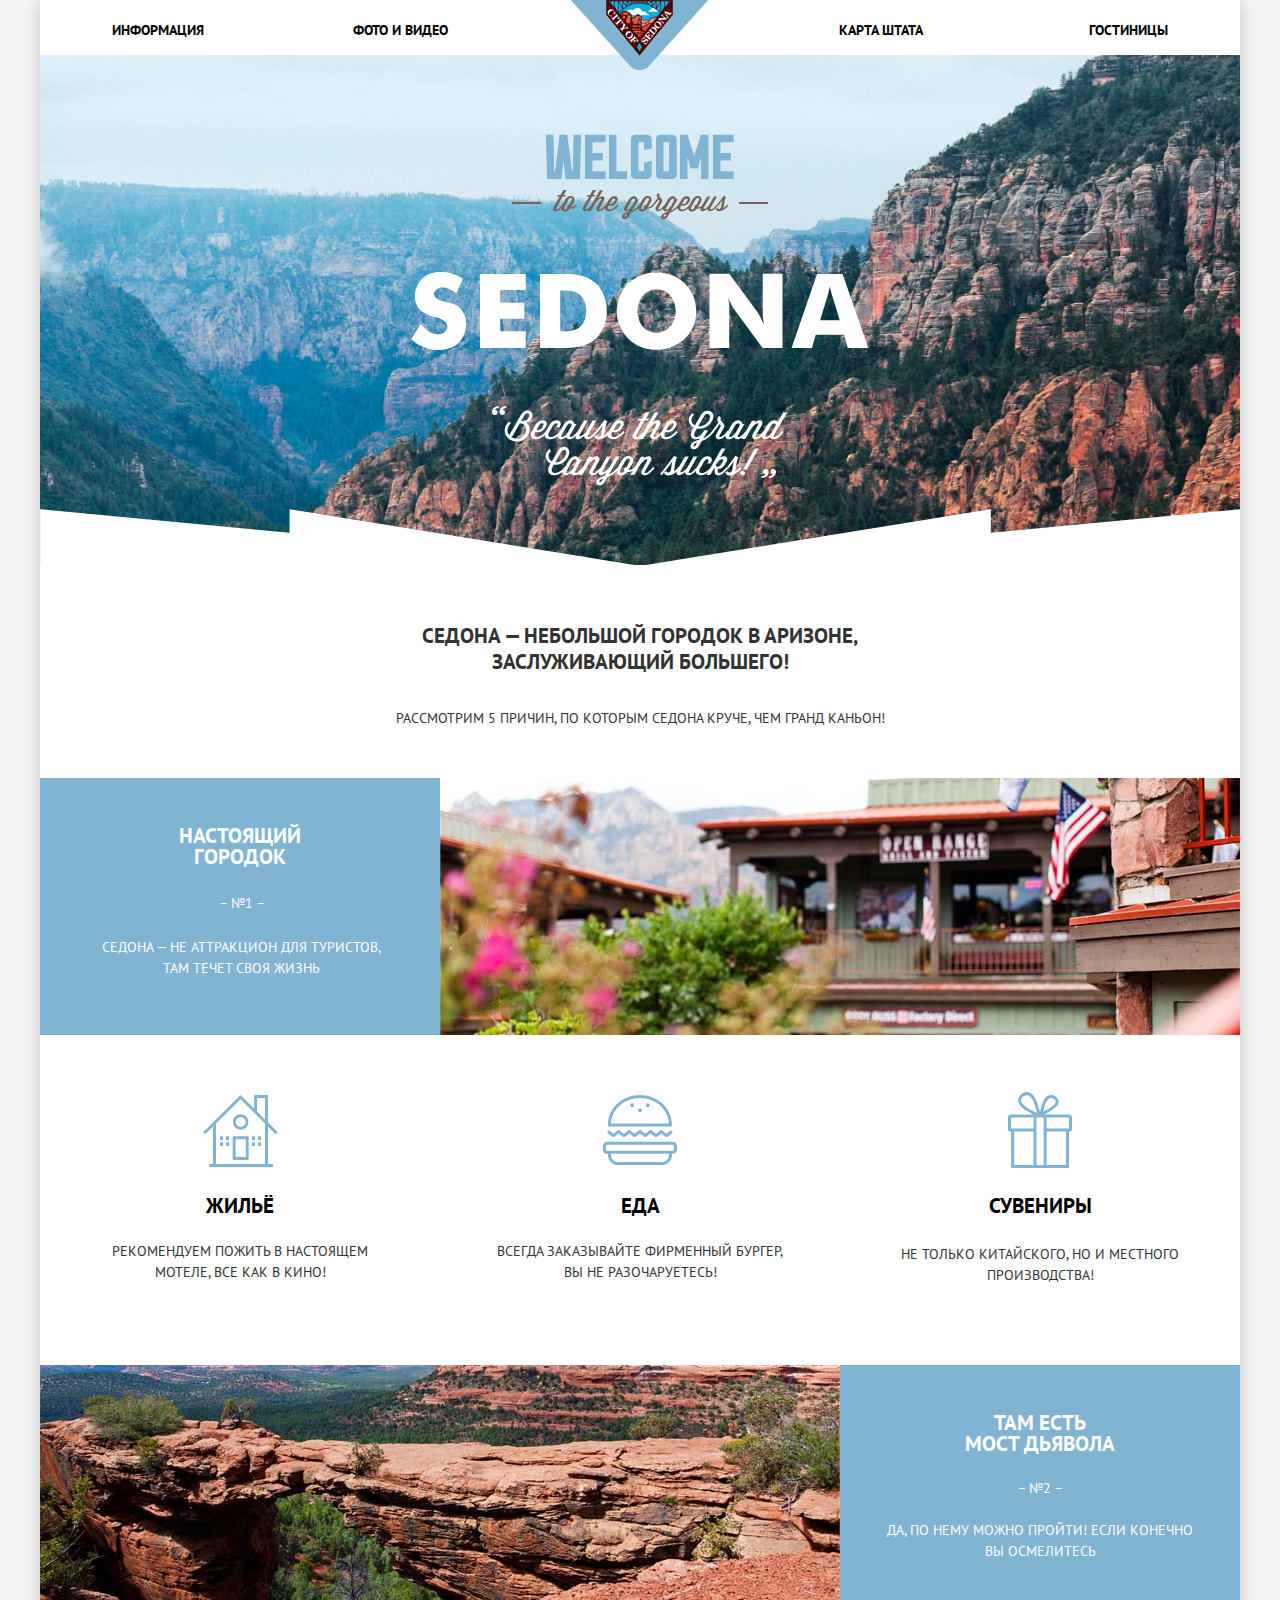
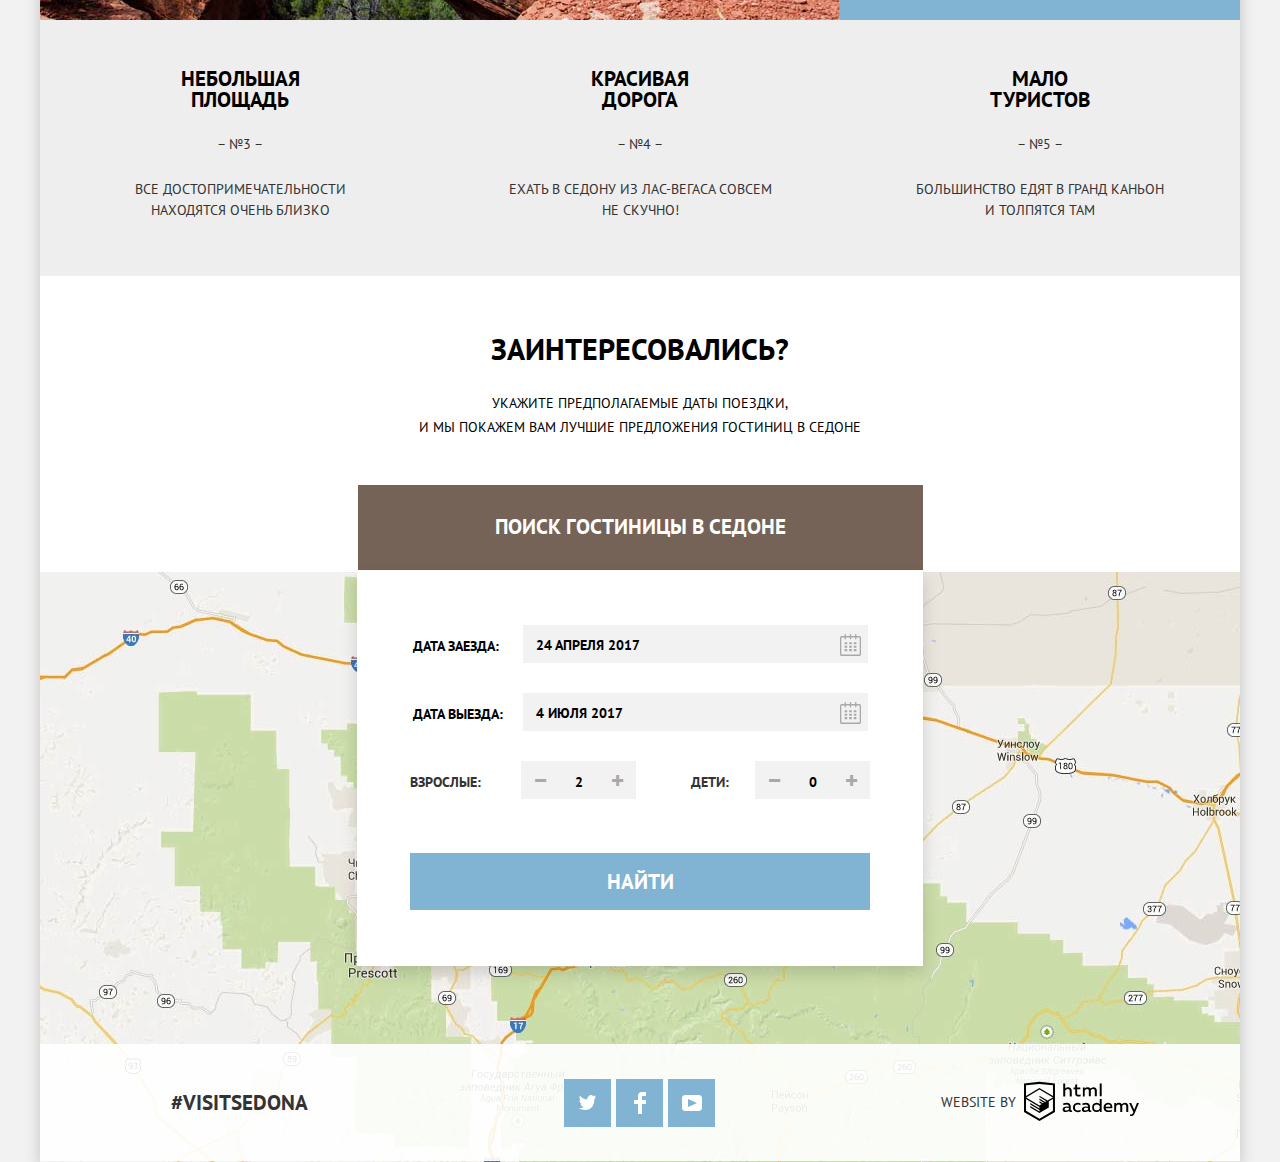
<file: index.html>
<!DOCTYPE html>
<html lang="ru">

<head>
  <title>SEDONA</title>
  <link rel="stylesheet" href="css/style.css">
  <link rel="stylesheet" type="text/css" href="css/normalize.css" />
  <link href="https://fonts.googleapis.com/css?family=PT+Sans:400,700&amp;subset=cyrillic,cyrillic-ext" rel="stylesheet">
  <meta charset="utf-8">
</head>

<body>
  <div class="container">
    <header class="main-header">
      <a class="main-header-logo">
        <img src="img/header-logo.png" alt="лого навигации" width="138" height="70">
      </a>
      <ul class="site-navigation">
        <li><a href="info.html">информация</a></li>
        <li><a href="photo-and-video.html">фото и видео</a></li>
        <li><a href="map.html">карта штата</a></li>
        <li><a href="catalog.html">гостиницы</a></li>
      </ul>
    </header>
    <main class="main">
      <h1 class="visually-hidden">Седона</h1>
      <div class="main-promo">
        <img src="img/welcome-to-sedona.png" alt="welcome to the gorgeous sedona because the grand canyon sucks!" width="458" height="352">
      </div>
      <div class="reasons">
        <b>Седона — небольшой городок в Аризоне, заслуживающий большего!</b>
        <p>Рассмотрим 5 причин, по которым седона круче, чем гранд каньон!</p>
      </div>
      <section class="five-reason">
        <div class="reason-with-picture sedona">
          <div class="sedona-real-city">
            <h2>настоящий городок</h2>
            <p>– №1 –</p>
            <p>седона — не аттракцион для туристов, там течет своя жизнь</p>
          </div>
          <figure class="sedona-picture">
            <img src="img/sedona-city.jpg" alt="Город Седона" width="800" height="401">
          </figure>
        </div>
        <div class="advice">
          <div class="housing">
            <h2>жильё</h2>
            <p>рекомендуем пожить в настоящем мотеле, все как в кино!</p>
          </div>
          <div class="food">
            <h2>еда</h2>
            <p>всегда заказывайте фирменный бургер, вы не разочаруетесь!</p>
          </div>
          <div class="souvenir">
            <h2>сувениры</h2>
            <p>не только китайского, но и местного производства!</p>
          </div>
        </div>
        <div class="reason-with-picture devil">
          <figure class="devil-bridge-picture">
            <img src="img/bridge.jpg" alt="мост дьявола" width="800" height="400">
          </figure>
          <div class="devil-bridge">
            <h2>там есть <br> мост дьявола</h2>
            <p>– №2 –</p>
            <p>Да, по нему можно пройти! Если конечно вы осмелитесь</p>
          </div>
        </div>
        <div class="landmark">
          <div class="area">
            <h2>небольшая площадь</h2>
            <p>– №3 –</p>
            <p>все достопримечательности находятся очень близко</p>
          </div>
          <div class="road">
            <h2>красивая дорога</h2>
            <p>– №4 –</p>
            <p>ехать в седону из лас-вегаса совсем не скучно!</p>
          </div>
          <div class="tourist">
            <h2>мало туристов</h2>
            <p>– №5 –</p>
            <p>большинство едят в гранд каньон и толпятся там</p>
          </div>
        </div>
      </section>
      <section class="interested">
        <h2>Заинтересовались?</h2>
        <p>Укажите предполагаемые даты поездки,
          <br> и мы покажем вам лучшие предложения гостиниц в седоне</p>
        <a class="button link-search" href="#">Поиск гостиницы в седоне</a>
        <form class="appointment-form" action="https://echo.htmlacademy.ru" method="post">
          <p class="appointment-item date">
            <label for="appointment-arrival">Дата заезда:</label>
            <input id="appointment-arrival" type="text" name="date-arrival" value="" placeholder="24 АПРЕЛЯ 2017">
            <span class="calendar-icon">
              <svg xmlns="http://www.w3.org/2000/svg" width="21" height="22" viewBox="0 0 21 22">
                <path d="M19.251 2.025h-2.845V.648c0-.381-.294-.689-.656-.689-.363 0-.656.308-.656.689v1.377h-3.938V.648c0-.381-.294-.689-.655-.689-.363 0-.657.308-.657.689v1.377H5.906V.648c0-.381-.294-.689-.656-.689-.363 0-.657.308-.657.689v1.377H1.75C.784 2.025 0 2.847 0 3.862v16.302C0 21.179.784 22 1.75 22h17.501c.966 0 1.749-.821 1.749-1.836V3.862c0-1.015-.783-1.837-1.749-1.837zm.437 18.139a.448.448 0 0 1-.437.459H1.75a.45.45 0 0 1-.438-.459V3.862a.45.45 0 0 1 .438-.459h2.844v1.378c0 .381.294.689.657.689.362 0 .656-.308.656-.689V3.403h3.938v1.378c0 .381.294.689.657.689.361 0 .655-.308.655-.689V3.403h3.938v1.378c0 .381.293.689.656.689.362 0 .656-.308.656-.689V3.403h2.845c.241 0 .437.206.437.459v16.302z"></path>
                <path d="M4.594 8.225h2.625v2.066H4.594zM4.594 11.668h2.625v2.067H4.594zM4.594 15.112h2.625v2.066H4.594zM9.188 15.112h2.625v2.066H9.188zM9.188 11.668h2.625v2.067H9.188zM9.188 8.225h2.625v2.066H9.188zM13.781 15.112h2.625v2.066h-2.625zM13.781 11.668h2.625v2.067h-2.625zM13.781 8.225h2.625v2.066h-2.625z"></path>
              </svg>
            </span>
          </p>
          <p class="appointment-item date">
            <label for="appointment-departure">Дата выезда:</label>
            <input id="appointment-departure" type="text" name="date-departure" value="" placeholder="4 ИЮЛЯ 2017">
            <span class="calendar-icon">
              <svg xmlns="http://www.w3.org/2000/svg" width="21" height="22" viewBox="0 0 21 22">
                <path d="M19.251 2.025h-2.845V.648c0-.381-.294-.689-.656-.689-.363 0-.656.308-.656.689v1.377h-3.938V.648c0-.381-.294-.689-.655-.689-.363 0-.657.308-.657.689v1.377H5.906V.648c0-.381-.294-.689-.656-.689-.363 0-.657.308-.657.689v1.377H1.75C.784 2.025 0 2.847 0 3.862v16.302C0 21.179.784 22 1.75 22h17.501c.966 0 1.749-.821 1.749-1.836V3.862c0-1.015-.783-1.837-1.749-1.837zm.437 18.139a.448.448 0 0 1-.437.459H1.75a.45.45 0 0 1-.438-.459V3.862a.45.45 0 0 1 .438-.459h2.844v1.378c0 .381.294.689.657.689.362 0 .656-.308.656-.689V3.403h3.938v1.378c0 .381.294.689.657.689.361 0 .655-.308.655-.689V3.403h3.938v1.378c0 .381.293.689.656.689.362 0 .656-.308.656-.689V3.403h2.845c.241 0 .437.206.437.459v16.302z"></path>
                <path d="M4.594 8.225h2.625v2.066H4.594zM4.594 11.668h2.625v2.067H4.594zM4.594 15.112h2.625v2.066H4.594zM9.188 15.112h2.625v2.066H9.188zM9.188 11.668h2.625v2.067H9.188zM9.188 8.225h2.625v2.066H9.188zM13.781 15.112h2.625v2.066h-2.625zM13.781 11.668h2.625v2.067h-2.625zM13.781 8.225h2.625v2.066h-2.625z"></path>
              </svg>
            </span>
          </p>
          <div class="number">
            <div class="appointment-item adults">
              <label for="appointment-adults">Взрослые:</label>
              <div class="button-wrapper">
                <button class="button plus-minus" aria-label="минус" type="button">
                  <span class="minus">−</span>
                </button>
                <input id="appointment-adults" class="input-wrapper" type="text" name="adults" value="" placeholder="2">
                <button class="button plus-minus" aria-label="плюс" type="button">
                  <span class="plus">+</span>
                </button>
              </div>
            </div>
            <div class="appointment-item children">
              <label for="appointment-children">Дети:</label>
              <div class="button-wrapper">
                <button class="button plus-minus" aria-label="минус" type="button">
                  <span class="minus">−</span>
                </button>
                <input id="appointment-children" class="input-wrapper" type="text" name="children" value="" placeholder="0">
                <button class="button plus-minus" aria-label="плюс" type="button">
                  <span class="plus">+</span>
                </button>
              </div>
            </div>
          </div>
          <button class="button search" type="submit">Найти</button>
        </form>
      </section>
      <section class="map">
        <!-- здесь будет карта -->
      </section>
    </main>
    <footer class="main-footer">
      <p class="hashtag">#VISITSEDONA</p>
      <ul class="social list-reset">
        <li>
          <a class="social-button" href="#">
            <span class="visually-hidden">Твиттер</span>
            <svg xmlns="http://www.w3.org/2000/svg" xmlns:xlink="http://www.w3.org/1999/xlink" fill="#FFF"  width="17" height="15" viewBox="0 0 17 15">
              <path  d="M10.95.144c1.685-.496 2.984.27 3.577 1.179.673-.231 1.331-.481 2.011-.708a2.345 2.345 0 0 1-.857 1.768c.685.17 1.304-.491 1.304-.491-.169 1-1.006 1.788-1.563 2.024-.231 6.75-3.175 11.217-10.077 11.082h-.446c-.41 0-4.164-.46-4.898-1.887 2.271.196 3.893-.422 4.693-1.177-.96-.3-2.679-.477-2.979-2.95.349.106.564.228 1.19.119C1.705 8.247.374 7.53.448 5.33c.285.328 1.067.536 1.34.472C1.085 5.561-.182 2.442.894.85c1.818 1.854 3.735 3.606 7.152 3.773C8.254 2.33 9.183.793 10.95.144z"></path>
            </svg>
          </a>
        </li>
        <li>
          <a class="social-button" href="#">
            <span class="visually-hidden">Фейсбук</span>
            <svg xmlns="http://www.w3.org/2000/svg" fill="#FFF" width="12" height="22" viewBox="0 0 12 22">
              <path d="M12 4V0H8a4 4 0 0 0-4 4v4H0v4h4v10h4V12h4V8H8V4h4z"></path>
            </svg>
          </a>
        </li>
        <li>
          <a class="social-button" href="#">
            <span class="visually-hidden">Ютуб</span>
            <svg xmlns="http://www.w3.org/2000/svg" xmlns:xlink="http://www.w3.org/1999/xlink" fill="#FFF" width="20" height="16" viewBox="0 0 20 16">
              <path  d="M17 0H3C1.35 0 0 1.35 0 3v10c0 1.65 1.35 3 3 3h14c1.65 0 3-1.35 3-3V3c0-1.65-1.35-3-3-3zM6.027 11.998V4.002L15.014 8l-8.987 3.998z"></path>
            </svg>
          </a>
        </li>
      </ul>
      <p class="footer-copyright">
        <span class="website">website by</span>
        <a class="button" href="https://htmlacademy.ru/intensive/htmlcss">
         <span class="visually-hidden"> HTML academy</span>
         <svg id="Layer_1" data-name="Layer 1" xmlns="http://www.w3.org/2000/svg" viewBox="0 0 108.08 36.85" width="115" height="41">
           <path d="M44.61,26.88a2,2,0,0,0,.55-0.1v1.33a3.25,3.25,0,0,1-1.18.21,1.67,1.67,0,0,1-1.67-1,4.84,4.84,0,0,1-3.14,1.08c-1.51,0-2.91-.83-2.91-2.55,0-2.13,2-2.79,3.71-2.79a11.08,11.08,0,0,1,2.17.25v-0.3c0-1-.76-1.77-2.19-1.77a7.42,7.42,0,0,0-3,.64v-1.7a10.21,10.21,0,0,1,3.19-.55c2.36,0,3.81,1.12,3.81,3.65v3a0.54,0.54,0,0,0,.49.59h0.17Zm-6.44-1.13A1.35,1.35,0,0,0,39.63,27h0.11a3.39,3.39,0,0,0,2.41-1V24.58a9.72,9.72,0,0,0-1.81-.21c-1,0-2.16.33-2.16,1.38h0Zm12.36-6.11a5,5,0,0,1,2.57.64V22a4.08,4.08,0,0,0-2.3-.7,2.75,2.75,0,1,0,0,5.49,5,5,0,0,0,2.43-.64v1.71a6.27,6.27,0,0,1-2.76.57A4.21,4.21,0,0,1,46,24.51q0-.21,0-0.41a4.32,4.32,0,0,1,4.18-4.46h0.38Zm12.17,7.24a2,2,0,0,0,.55-0.1v1.33a3.25,3.25,0,0,1-1.18.21,1.67,1.67,0,0,1-1.67-1,4.84,4.84,0,0,1-3.14,1.08c-1.51,0-2.91-.83-2.91-2.55,0-2.13,2-2.79,3.71-2.79a11.08,11.08,0,0,1,2.17.25v-0.3c0-1-.76-1.77-2.19-1.77a7.42,7.42,0,0,0-3,.64v-1.7a10.21,10.21,0,0,1,3.19-.55c2.36,0,3.81,1.12,3.81,3.65v3a0.54,0.54,0,0,0,.49.59h0.17Zm-6.44-1.13A1.35,1.35,0,0,0,57.73,27h0.11a3.39,3.39,0,0,0,2.41-1V24.58a9.72,9.72,0,0,0-1.81-.21c-1.06,0-2.16.33-2.16,1.38h0ZM73,16V28.2H71.35V26.88a3.88,3.88,0,0,1-3.19,1.54,4.4,4.4,0,0,1,0-8.78,3.81,3.81,0,0,1,3,1.3V16H73Zm-4.53,5.22a2.76,2.76,0,1,0,0,5.52A2.86,2.86,0,0,0,71.15,25V23A2.91,2.91,0,0,0,68.49,21.27ZM79,19.64c3.31,0,4.46,2.68,3.92,5.09H76.7c0.21,1.5,1.67,2.11,3.19,2.11a6.11,6.11,0,0,0,2.64-.59v1.6a7.14,7.14,0,0,1-3,.57C77,28.42,74.78,27,74.78,24a4.18,4.18,0,0,1,4-4.39H79Zm0.09,1.54a2.28,2.28,0,0,0-2.44,2.1v0.06H81.3A2,2,0,0,0,79.13,21.18Zm5.73,7V19.87h1.65v1a3.81,3.81,0,0,1,2.78-1.27A2.86,2.86,0,0,1,91.89,21a4.12,4.12,0,0,1,2.91-1.33A3.06,3.06,0,0,1,98,23V28.2h-1.9V23.05a1.59,1.59,0,0,0-1.42-1.75H94.42a2.8,2.8,0,0,0-2.07,1.12V28.2h-1.9V23.05A1.59,1.59,0,0,0,89,21.31H88.8a3,3,0,0,0-2.21,1.29v5.63H84.86Zm21.31-8.33h1.9l-3.91,9.46c-0.9,2.17-2.09,2.86-3.35,2.86a4.76,4.76,0,0,1-1.1-.14V30.46a2.86,2.86,0,0,0,.85.12c0.9,0,1.58-.64,2.07-1.9l0.17-.42-4-8.4h2l2.86,6.29ZM38.73,1.46V6.22a3.81,3.81,0,0,1,2.7-1.14,3.25,3.25,0,0,1,3.44,3.4v5.15H43V8.72a1.81,1.81,0,0,0-1.61-2h-0.3a2.93,2.93,0,0,0-2.32,1.39v5.52h-1.9V1.46h1.9ZM49.94,2.31v3h3V6.91h-3v3.81c0,1.1.5,1.46,1.58,1.46a4.49,4.49,0,0,0,1.69-.33v1.6A6.8,6.8,0,0,1,51,13.8a2.55,2.55,0,0,1-2.86-2.74V6.89H46.58V5.26h1.5V2.74Zm5.4,11.31V5.28H57v1A3.81,3.81,0,0,1,59.77,5a2.86,2.86,0,0,1,2.6,1.33A4.12,4.12,0,0,1,65.28,5,3.06,3.06,0,0,1,68.44,8.4v5.21h-1.9V8.46a1.59,1.59,0,0,0-1.42-1.75H64.89a2.8,2.8,0,0,0-2.07,1.12v5.78h-1.9V8.46A1.59,1.59,0,0,0,59.5,6.71H59.27A3,3,0,0,0,57.06,8v5.63H55.34ZM71.17,1.45H73V13.6H71.17V1.45ZM14.71,0H14.55L0,1.54V28.21l14.55,8.66,14.55-8.66V1.54Zm12.5,27.1L14.55,34.64,1.9,27.12V16.18l12.59,7.5V25L5.86,19.9v1.31l8.68,5.21v1.39L5.87,22.65V24l8.68,5.21,8.75-5.24V18.31L27.2,16V27.12Zm0-12.53-3.48,2-1.6,1L14.51,13v1.31L21,18.23H21l-0.14.09-1,.54-5.37-3.2V17l4.24,2.52-1,.67-3.2-1.9v1.31l2.1,1.24L14.5,22.1,2,14.65,14.51,7.11Zm0-1.32L14.49,5.76,1.91,13.25v-10L14.56,1.92,27.21,3.25v10h0Z" transform="translate(0 -0.02)"></path>
         </svg>
        </a>
      </p>
    </footer>
  </div>
</body>

</html>
</file>
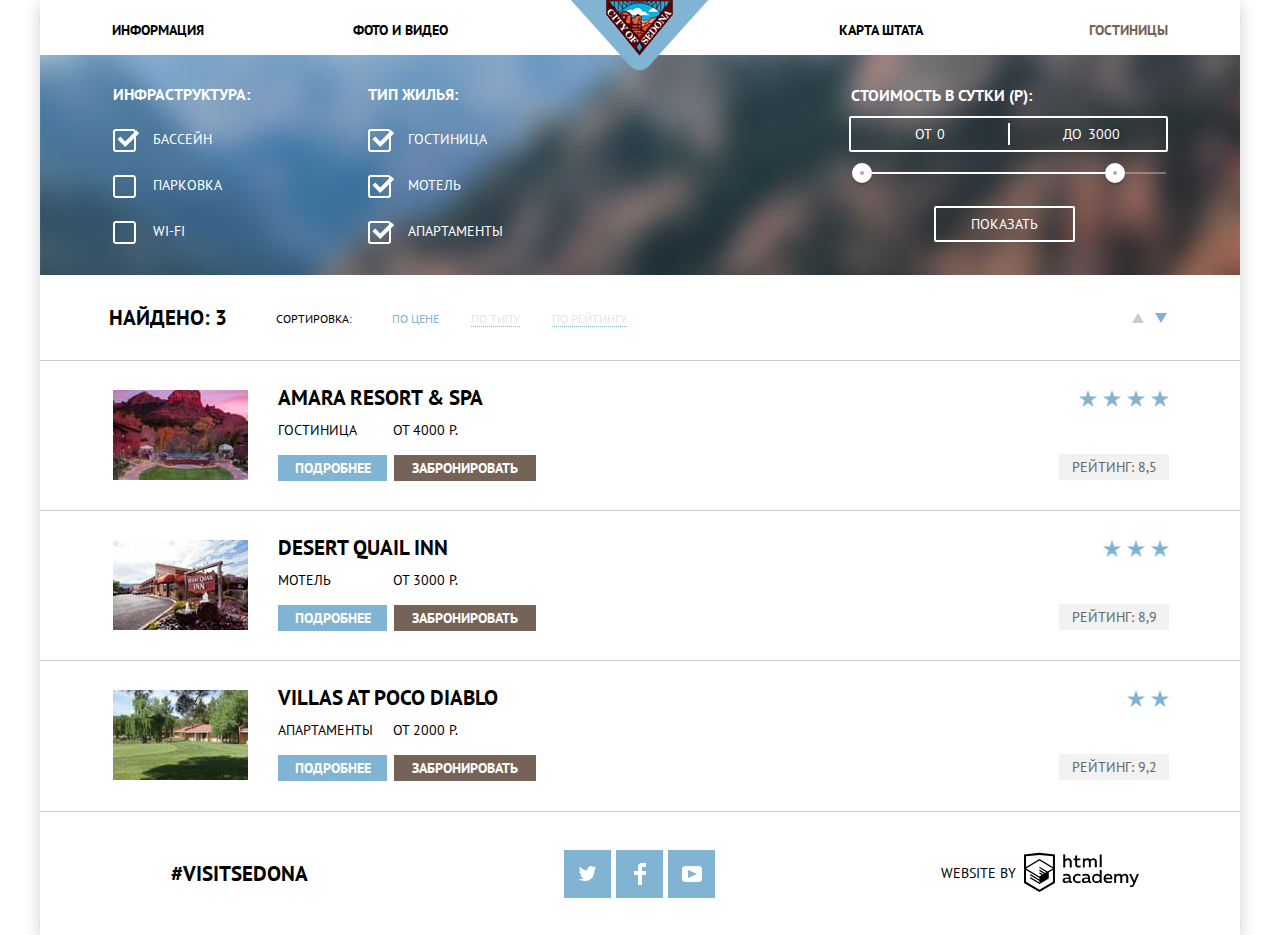
<file: catalog.html>
<!DOCTYPE html>
<html lang="ru">

<head>
  <title>SEDONA</title>
  <link rel="stylesheet" href="css/style.css">
  <link rel="stylesheet" type="text/css" href="css/normalize.css" />
  <link href="https://fonts.googleapis.com/css?family=PT+Sans:400,700&amp;subset=cyrillic,cyrillic-ext" rel="stylesheet">
  <meta charset="utf-8">
</head>

<body class="inner-page">
  <div class="container">
    <header class="main-header">
      <a class="main-header-logo" href="index.html">
        <img src="img/header-logo.png" alt="лого навигации" width="138" height="70">
      </a>
      <ul class="site-navigation">
        <li><a href="info.html">информация</a></li>
        <li><a href="photo_and_video.html">фото и видео</a></li>
        <li><a href="map.html">карта штата</a></li>
        <li class="navigation-current"><a href="hotels.html">гостиницы</a></li>
      </ul>
    </header>
    <main>
      <section class="filters">
        <h2 class="visually-hidden">Фильтр товаров</h2>
        <form class="filter" method="get" action="https://echo.htmlacademy.ru">
          <fieldset class="table">
            <div class="staple-wrapper">
              <div class="staple">Инфраструктура:</div>
              <ul class="list-reset">
                <li class="filter-option">
                  <input class="visually-hidden filter-input filter-input-checkbox" type="checkbox" name="pool" id="pool" checked>
                  <label for="pool">Бассейн</label>
                </li>
                <li class="filter-option">
                  <input class="visually-hidden filter-input filter-input-checkbox" type="checkbox" name="parking" id="parking">
                  <label for="parking">Парковка</label>
                </li>
                <li class="filter-option">
                  <input class="visually-hidden filter-input filter-input-checkbox" type="checkbox" name="wi-fi" id="wi-fi">
                  <label for="wi-fi">Wi-Fi</label>
                </li>
              </ul>
            </div>
          </fieldset>
          <fieldset class="table">
            <div class="type-of-house">
              <div class="staple">Тип жилья:</div>
              <ul class="list-reset option">
                <li class="filter-option">
                  <input class="visually-hidden filter-input filter-input-checkbox" type="checkbox" name="hotel" id="hotel" checked>
                  <label for="hotel">гостиница</label>
                </li>
                <li class="filter-option">
                  <input class="visually-hidden filter-input filter-input-checkbox" type="checkbox" name="motel" id="motel" checked>
                  <label for="motel">мотель</label>
                </li>
                <li class="filter-option">
                  <input class="visually-hidden filter-input filter-input-checkbox" type="checkbox" name="apartment" id="apartment" checked="">
                  <label for="apartment">апартаменты</label>
                </li>
              </ul>
            </div>
          </fieldset>
          <fieldset class="table">
            <div class="filter-range">
              <div class="filter-range-title">Стоимость в сутки (р):</div>
              <div class="price-controls">
                <label class="min-price">от
                  <input type="text" name="min-price" value="0">
                </label>
                <label class="max-price">до
                  <input type="text" name="max-price" value="3000">
                </label>
              </div>
              <div class="range-controls">
                <div class="scale">
                  <div class="bar"></div>
                </div>
                <div class="range-toggle range-toggle-min"></div>
                <div class="range-toggle range-toggle-max"></div>
              </div>
              <button class="button show" type="submit">показать</button>
            </div>
          </fieldset>
        </form>
      </section>
      <section class="sorting">
        <div class="search-hotel">Найдено: 3</div>
        <div class="list">
          <ul class="list-reset sort-type">
            <li class="for-sorting">сортировка:</li>
            <li><a class="for-suction current" href="price.html">по цене</a></li>
            <li><a class="for-suction nocurrent" href="type.html">по типу</a></li>
            <li><a class="for-suction nocurrent" href="rating.html">по рейтингу</a></li>
          </ul>
        </div>
        <div class="triangle">
          <a href="up.html" class="triangle-up"></a> 
          <a href="down.html" class="triangle-down"></a>
        </div>
      </section>
      <section class="catalog">
        <h2 class="visually-hidden">Список гостиниц</h2>
        <ul class="list-reset hotel">
          <li class="catalog-item">
            <figure class="catalog-item-image">
              <img src="img/amara.jpg" alt="гостиница" width="135" height="90">
            </figure>
            <div class="hotel-wrapper">
              <div class="name">
                <h3><a class="hotel-name" href="amara.html">amara resort & spa</a></h3>
              </div>
              <div class="price">
                <b>Гостиница</b>
                <b>от 4000 р.</b>
              </div>
              <div class="button-hotels">
                <a class="button detail" href="detail.html">Подробнее</a>
                <a class="button book" href="book.html">Забронировать</a>
              </div>
            </div>
            <div class="rating-and-star">
              <div class="stars">
                <span class="visually-hidden"> 4 звезды </span>
                <span class="star">
                  <svg xmlns="http://www.w3.org/2000/svg" width="18" height="17" viewBox="0 0 18 17">
                  	<path fill="#81B3D2" d="M9.002 0l2.126 6.494h6.877l-5.564 4.012L14.566 17l-5.564-4.013L3.438 17l2.126-6.494L0 6.494h6.878z"></path>
                  </svg>
                </span>
                <span class="star">
                  <svg xmlns="http://www.w3.org/2000/svg" width="18" height="17" viewBox="0 0 18 17">
                  	<path fill="#81B3D2" d="M9.002 0l2.126 6.494h6.877l-5.564 4.012L14.566 17l-5.564-4.013L3.438 17l2.126-6.494L0 6.494h6.878z"></path>
                  </svg>
                </span>
                <span class="star">
                  <svg xmlns="http://www.w3.org/2000/svg" width="18" height="17" viewBox="0 0 18 17">
                  	<path fill="#81B3D2" d="M9.002 0l2.126 6.494h6.877l-5.564 4.012L14.566 17l-5.564-4.013L3.438 17l2.126-6.494L0 6.494h6.878z"></path>
                  </svg>
                </span>
                <span class="star">
                  <svg xmlns="http://www.w3.org/2000/svg" width="18" height="17" viewBox="0 0 18 17">
                    <path fill="#81B3D2" d="M9.002 0l2.126 6.494h6.877l-5.564 4.012L14.566 17l-5.564-4.013L3.438 17l2.126-6.494L0 6.494h6.878z"></path>
                  </svg>
                </span>
              </div>
              <div class="rating">
                <p>рейтинг: 8,5</p>
              </div>
            </div>
          </li>
          <li class="catalog-item">
            <figure class="catalog-item-image">
              <img src="img/desert.jpg" alt="мотель" width="135" height="90">
            </figure>
            <div class="hotel-wrapper">
              <div class="name">
                <h3><a class="hotel-name" href="desert.html">desert quail inn</a></h3>
              </div>
              <div class="price">
                <b>мотель</b>
                <b>от 3000 р.</b>
              </div>
              <div class="button-hotels">
                <a class="button detail" href="detail.html">Подробнее</a>
                <a class="button book" href="book.html">Забронировать</a>
              </div>
            </div>
            <div class="rating-and-star">
              <div class="stars">
                <span class="visually-hidden"> 3 звезды </span>
                <span class="star">
                  <svg xmlns="http://www.w3.org/2000/svg" width="18" height="17" viewBox="0 0 18 17">
                    <path fill="#81B3D2" d="M9.002 0l2.126 6.494h6.877l-5.564 4.012L14.566 17l-5.564-4.013L3.438 17l2.126-6.494L0 6.494h6.878z"></path>
                  </svg>
                </span>
                <span class="star">
                  <svg xmlns="http://www.w3.org/2000/svg" width="18" height="17" viewBox="0 0 18 17">
                  	<path fill="#81B3D2" d="M9.002 0l2.126 6.494h6.877l-5.564 4.012L14.566 17l-5.564-4.013L3.438 17l2.126-6.494L0 6.494h6.878z"></path>
                  </svg>
                </span>
                <span class="star">
                  <svg xmlns="http://www.w3.org/2000/svg" width="18" height="17" viewBox="0 0 18 17">
                  	<path fill="#81B3D2" d="M9.002 0l2.126 6.494h6.877l-5.564 4.012L14.566 17l-5.564-4.013L3.438 17l2.126-6.494L0 6.494h6.878z"></path>
                  </svg>
                </span>
              </div>
              <div class="rating">
                <p>рейтинг: 8,9</p>
              </div>
            </div>
          </li>
          <li class="catalog-item">
            <figure class="catalog-item-image">
              <img src="img/villas.jpg" alt="апартаменты" width="135" height="90">
            </figure>
            <div class="hotel-wrapper">
              <div class="name">
                <h3><a href="villas.html" class="hotel-name">villas at poco diablo</a></h3>
              </div>
              <div class="price">
                <b>апартаменты</b>
                <b>от 2000 р.</b>
              </div>
              <div class="button-hotels">
                <a class="button detail" href="detail.html">Подробнее</a>
                <a class="button book" href="book.html">Забронировать</a>
              </div>
            </div>
            <div class="rating-and-star">
              <div class="stars">
                <span class="visually-hidden"> 2 звезды </span>
                <span class="star">
                  <svg xmlns="http://www.w3.org/2000/svg" width="18" height="17" viewBox="0 0 18 17">
                  	<path fill="#81B3D2" d="M9.002 0l2.126 6.494h6.877l-5.564 4.012L14.566 17l-5.564-4.013L3.438 17l2.126-6.494L0 6.494h6.878z"></path>
                  </svg>
                </span>
                <span class="star">
                  <svg xmlns="http://www.w3.org/2000/svg" width="18" height="17" viewBox="0 0 18 17">
                    <path fill="#81B3D2" d="M9.002 0l2.126 6.494h6.877l-5.564 4.012L14.566 17l-5.564-4.013L3.438 17l2.126-6.494L0 6.494h6.878z"></path>
                  </svg>
                </span>
              </div>
              <div class="rating">
                <p>рейтинг: 9,2</p>
              </div>
            </div>
          </li>
        </ul>
      </section>
    </main>
    <footer class="main-footer-inner">
      <p class="hashtag">#VISITSEDONA</p>
      <ul class="social list-reset">
        <li>
          <a class="social-button" href="#"><span class="visually-hidden">Твиттер</span>
          	<svg xmlns="http://www.w3.org/2000/svg" xmlns:xlink="http://www.w3.org/1999/xlink" fill="#FFF" width="17" height="15" viewBox="0 0 17 15">
          	  <path d="M10.95.144c1.685-.496 2.984.27 3.577 1.179.673-.231 1.331-.481 2.011-.708a2.345 2.345 0 0 1-.857 1.768c.685.17 1.304-.491 1.304-.491-.169 1-1.006 1.788-1.563 2.024-.231 6.75-3.175 11.217-10.077 11.082h-.446c-.41 0-4.164-.46-4.898-1.887 2.271.196 3.893-.422 4.693-1.177-.96-.3-2.679-.477-2.979-2.95.349.106.564.228 1.19.119C1.705 8.247.374 7.53.448 5.33c.285.328 1.067.536 1.34.472C1.085 5.561-.182 2.442.894.85c1.818 1.854 3.735 3.606 7.152 3.773C8.254 2.33 9.183.793 10.95.144z"></path>
          	</svg>
          </a>
        </li>
        <li>
          <a class="social-button" href="#"><span class="visually-hidden">Фейсбук</span>
          	<svg xmlns="http://www.w3.org/2000/svg" fill="#FFF" width="12" height="22" viewBox="0 0 12 22">
          	  <path  d="M12 4V0H8a4 4 0 0 0-4 4v4H0v4h4v10h4V12h4V8H8V4h4z"></path>
          	</svg>
          </a>
        </li>
        <li>
          <a class="social-button" href="#"><span class="visually-hidden">Ютуб</span>
          	<svg xmlns="http://www.w3.org/2000/svg" xmlns:xlink="http://www.w3.org/1999/xlink" fill="#FFF" width="20" height="16" viewBox="0 0 20 16">
          	  <path d="M17 0H3C1.35 0 0 1.35 0 3v10c0 1.65 1.35 3 3 3h14c1.65 0 3-1.35 3-3V3c0-1.65-1.35-3-3-3zM6.027 11.998V4.002L15.014 8l-8.987 3.998z"></path>
          	</svg>

          </a>
        </li>
      </ul>
      <p class="footer-copyright">
        <span class="website"> website by </span>
        <a class="button" href="https://htmlacademy.ru/intensive/htmlcss"> 
        	<span class="visually-hidden"> HTML academy</span>
        	<svg id="Layer_1" data-name="Layer 1" xmlns="http://www.w3.org/2000/svg" viewBox="0 0 108.08 36.85" width="115" height="41">
              <path d="M44.61,26.88a2,2,0,0,0,.55-0.1v1.33a3.25,3.25,0,0,1-1.18.21,1.67,1.67,0,0,1-1.67-1,4.84,4.84,0,0,1-3.14,1.08c-1.51,0-2.91-.83-2.91-2.55,0-2.13,2-2.79,3.71-2.79a11.08,11.08,0,0,1,2.17.25v-0.3c0-1-.76-1.77-2.19-1.77a7.42,7.42,0,0,0-3,.64v-1.7a10.21,10.21,0,0,1,3.19-.55c2.36,0,3.81,1.12,3.81,3.65v3a0.54,0.54,0,0,0,.49.59h0.17Zm-6.44-1.13A1.35,1.35,0,0,0,39.63,27h0.11a3.39,3.39,0,0,0,2.41-1V24.58a9.72,9.72,0,0,0-1.81-.21c-1,0-2.16.33-2.16,1.38h0Zm12.36-6.11a5,5,0,0,1,2.57.64V22a4.08,4.08,0,0,0-2.3-.7,2.75,2.75,0,1,0,0,5.49,5,5,0,0,0,2.43-.64v1.71a6.27,6.27,0,0,1-2.76.57A4.21,4.21,0,0,1,46,24.51q0-.21,0-0.41a4.32,4.32,0,0,1,4.18-4.46h0.38Zm12.17,7.24a2,2,0,0,0,.55-0.1v1.33a3.25,3.25,0,0,1-1.18.21,1.67,1.67,0,0,1-1.67-1,4.84,4.84,0,0,1-3.14,1.08c-1.51,0-2.91-.83-2.91-2.55,0-2.13,2-2.79,3.71-2.79a11.08,11.08,0,0,1,2.17.25v-0.3c0-1-.76-1.77-2.19-1.77a7.42,7.42,0,0,0-3,.64v-1.7a10.21,10.21,0,0,1,3.19-.55c2.36,0,3.81,1.12,3.81,3.65v3a0.54,0.54,0,0,0,.49.59h0.17Zm-6.44-1.13A1.35,1.35,0,0,0,57.73,27h0.11a3.39,3.39,0,0,0,2.41-1V24.58a9.72,9.72,0,0,0-1.81-.21c-1.06,0-2.16.33-2.16,1.38h0ZM73,16V28.2H71.35V26.88a3.88,3.88,0,0,1-3.19,1.54,4.4,4.4,0,0,1,0-8.78,3.81,3.81,0,0,1,3,1.3V16H73Zm-4.53,5.22a2.76,2.76,0,1,0,0,5.52A2.86,2.86,0,0,0,71.15,25V23A2.91,2.91,0,0,0,68.49,21.27ZM79,19.64c3.31,0,4.46,2.68,3.92,5.09H76.7c0.21,1.5,1.67,2.11,3.19,2.11a6.11,6.11,0,0,0,2.64-.59v1.6a7.14,7.14,0,0,1-3,.57C77,28.42,74.78,27,74.78,24a4.18,4.18,0,0,1,4-4.39H79Zm0.09,1.54a2.28,2.28,0,0,0-2.44,2.1v0.06H81.3A2,2,0,0,0,79.13,21.18Zm5.73,7V19.87h1.65v1a3.81,3.81,0,0,1,2.78-1.27A2.86,2.86,0,0,1,91.89,21a4.12,4.12,0,0,1,2.91-1.33A3.06,3.06,0,0,1,98,23V28.2h-1.9V23.05a1.59,1.59,0,0,0-1.42-1.75H94.42a2.8,2.8,0,0,0-2.07,1.12V28.2h-1.9V23.05A1.59,1.59,0,0,0,89,21.31H88.8a3,3,0,0,0-2.21,1.29v5.63H84.86Zm21.31-8.33h1.9l-3.91,9.46c-0.9,2.17-2.09,2.86-3.35,2.86a4.76,4.76,0,0,1-1.1-.14V30.46a2.86,2.86,0,0,0,.85.12c0.9,0,1.58-.64,2.07-1.9l0.17-.42-4-8.4h2l2.86,6.29ZM38.73,1.46V6.22a3.81,3.81,0,0,1,2.7-1.14,3.25,3.25,0,0,1,3.44,3.4v5.15H43V8.72a1.81,1.81,0,0,0-1.61-2h-0.3a2.93,2.93,0,0,0-2.32,1.39v5.52h-1.9V1.46h1.9ZM49.94,2.31v3h3V6.91h-3v3.81c0,1.1.5,1.46,1.58,1.46a4.49,4.49,0,0,0,1.69-.33v1.6A6.8,6.8,0,0,1,51,13.8a2.55,2.55,0,0,1-2.86-2.74V6.89H46.58V5.26h1.5V2.74Zm5.4,11.31V5.28H57v1A3.81,3.81,0,0,1,59.77,5a2.86,2.86,0,0,1,2.6,1.33A4.12,4.12,0,0,1,65.28,5,3.06,3.06,0,0,1,68.44,8.4v5.21h-1.9V8.46a1.59,1.59,0,0,0-1.42-1.75H64.89a2.8,2.8,0,0,0-2.07,1.12v5.78h-1.9V8.46A1.59,1.59,0,0,0,59.5,6.71H59.27A3,3,0,0,0,57.06,8v5.63H55.34ZM71.17,1.45H73V13.6H71.17V1.45ZM14.71,0H14.55L0,1.54V28.21l14.55,8.66,14.55-8.66V1.54Zm12.5,27.1L14.55,34.64,1.9,27.12V16.18l12.59,7.5V25L5.86,19.9v1.31l8.68,5.21v1.39L5.87,22.65V24l8.68,5.21,8.75-5.24V18.31L27.2,16V27.12Zm0-12.53-3.48,2-1.6,1L14.51,13v1.31L21,18.23H21l-0.14.09-1,.54-5.37-3.2V17l4.24,2.52-1,.67-3.2-1.9v1.31l2.1,1.24L14.5,22.1,2,14.65,14.51,7.11Zm0-1.32L14.49,5.76,1.91,13.25v-10L14.56,1.92,27.21,3.25v10h0Z" transform="translate(0 -0.02)"></path>
            </svg>
         </a>
      </p>
    </footer>
  </div>
</body>

</html>
</file>
<file: css/style.css>
body {
  margin: 0;
  padding: 0;
  font-family: "PT Sans", "Arial", sans-serif;
  font-size: 14px;
  line-height: 21px;
  font-weight: normal;
  color: #333333;
  text-transform: uppercase;
  background-color: #f2f2f2;
  background-position: top center;
  background-repeat: no-repeat;
}

a {
  text-decoration: none;
  cursor: pointer;
}

.visually-hidden:not(:focus):not(:active),
input[type="checkbox"].visually-hidden,
input[type="radio"].visually-hidden {
  position: absolute;
  width: 1px;
  height: 1px;
  margin: -1px;
  border: 0;
  padding: 0;
  white-space: nowrap;
  -webkit-clip-path: inset(100%);
  clip-path: inset(100%);
  clip: rect(0 0 0 0);
  overflow: hidden;
}

.container {
  margin: 0 auto;
  width: 1200px;
  position: relative;
  -webkit-box-shadow: 0px 5px 15px 0px rgba(1, 1, 1, 0.2);
  box-shadow: 0px 5px 15px 0px rgba(1, 1, 1, 0.2);
  background-color: white;
}

.button {
  border: none;
  cursor: pointer;
}

.main-header {
  font-size: 14px;
  line-height: 26px;
  color: #000000;
  font-weight: bold;
  background-color: #ffffff;
  list-style: none;
}

.main-promo {
  background-image: url("../img/main-logo.jpg");
  background-position: 50% 27%;
  background-repeat: no-repeat;
  position: relative;
  background-color: #ffffff;
  width: 100%;
  height: 510px;
  background-size: cover;
}

.main-promo::before {
  content: "";
  background-image: url("../img/line.png");
  background-repeat: no-repeat;
  background-position: 0 0;
  position: absolute;
  width: 1200px;
  height: 57px;
  bottom: -1px;
  left: 0;
}

.main-header {
  position: relative;
  height: 55px;
}

.site-navigation li {
  line-height: 26px;
  font-weight: bold;
}

.site-navigation {
  height: 18px;
  background-color: #ffffff;
  list-style: none;
  margin: 0;
  padding: 17px 72px 18px;
  display: -webkit-box;
  display: -ms-flexbox;
  display: flex;
  -ms-flex-wrap: wrap;
  flex-wrap: wrap;
  -webkit-box-pack: start;
  -ms-flex-pack: start;
  justify-content: flex-start;
}

.site-navigation li:nth-child(4n+3) {
  width: 283px;
  padding-right: 4px;
  text-align: right;
}

.site-navigation li:nth-child(4n+1) {
  width: 241px;
}

.site-navigation li:nth-child(4n+4) {
  width: 241px;
  text-align: right;
}

.site-navigation li:nth-child(4n+2) {
  width: 287px;
}

.main-header-logo {
  width: 138px;
  min-height: 70px;
  position: absolute;
  margin-right: -69px;
  right: 50%;
  z-index: 1;
}

.main-promo {
  display: -webkit-box;
  display: -ms-flexbox;
  display: flex;
  -webkit-box-orient: vertical;
  -webkit-box-direction: normal;
  -ms-flex-direction: column;
  flex-direction: column;
  -webkit-box-pack: center;
  -ms-flex-pack: center;
  justify-content: center;
  -webkit-box-align: center;
  -ms-flex-align: center;
  align-items: center;
}

.site-navigation a {
  color: #000000;
}

.site-navigation a:hover,
.site-navigation a:focus {
  color: #a3c7de;
}

.site-navigation a:active {
  color: #b2b2b2;
}

.main {
  background-color: #ffffff;
}

.reasons b {
  font-size: 21px;
  line-height: 26px;
  font-weight: bold;
}

.reasons p {
  font-size: 14px;
  line-height: 26px;
  font-weight: normal;
  color: #333333;
  padding-top: 16px;
  padding-bottom: 16px;
}

.reasons {
  text-align: center;
  height: 213px;
  padding-top: 58px;
  padding-bottom: 58px;
  padding-left: 300px;
  padding-right: 300px;
  -webkit-box-sizing: border-box;
  box-sizing: border-box;
  background-color: white;
}

.reason-with-picture h2 {
  font-size: 21px;
  line-height: 21px;
  font-weight: bold;
  padding-left: 71px;
  padding-top: 5px;
  padding-right: 71px;
}

.reason-with-pucture p {
  font-size: 14px;
  line-height: 21px;
  font-weight: normal;
}

.reason-with-picture {
  background-color: #81b3d2;
  color: #ffffff;
  text-align: center;
  height: 255px;
  -webkit-box-sizing: border-box;
  box-sizing: border-box;
}

.reason-with-picture.sedona {
  display: -webkit-box;
  display: -ms-flexbox;
  display: flex;
  -webkit-box-orient: horizontal;
  -webkit-box-direction: normal;
  -ms-flex-direction: row;
  flex-direction: row;
  -webkit-box-pack: justify;
  -ms-flex-pack: justify;
  justify-content: space-between;
  -webkit-box-align: center;
  -ms-flex-align: center;
  align-items: center;
  min-height: 257px;
  text-align: center;
}

.reason-with-picture.devil {
  min-height: 250px;
}

.sedona-real-city {
  text-align: center;
  padding-left: 59px;
  padding-right: 59px;
  width: 400px;
  -webkit-box-sizing: border-box;
  box-sizing: border-box;
  padding-bottom: 18px;
}

.sedona-real-city p {
  padding-top: 9px;
  width: 285px;
}

.sedona-picture {
  padding: 0;
  margin: 0;
  height: 257px;
  overflow: hidden;
}

.sedona-picture figure {
  margin: 0;
  padding: 0;
}

.sedona-picture img {
  margin-top: -76px;
}

.devil-bridge-picture {
  padding: 0;
  margin: 0;
  overflow: hidden;
  height: 255px;
}

.devil-bridge-picture img {
  margin-top: -75px;
}

.devil-bridge h2 {
  font-size: 21px;
  line-height: 21px;
  font-weight: bold;
}

.devil-bridge p {
  font-size: 14px;
  line-height: 21px;
  font-weight: normal;
  color: #ffffff;
}

.advice h2 {
  font-size: 21px;
  line-height: 21px;
  font-weight: bold;
  margin-top: 50px;
}

.advice p {
  font-size: 14px;
  line-height: 21px;
  font-weight: normal;
  color: #333333;
  margin-top: 25px;
  padding-left: 56px;
  padding-right: 56px;
}

.advice {
  height: 330px;
  display: -webkit-box;
  display: -ms-flexbox;
  display: flex;
  -webkit-box-orient: horizontal;
  -webkit-box-direction: normal;
  -ms-flex-direction: row;
  flex-direction: row;
  -webkit-box-align: center;
  -ms-flex-align: center;
  align-items: center;
  -ms-flex-pack: distribute;
  justify-content: space-around;
  text-align: center;
  -webkit-box-sizing: border-box;
  box-sizing: border-box;
  background-color: #ffffff;
  color: #000000;
  padding-bottom: 8px;
  text-align: center;
}

.housing {
  background-image: url(../img/icon-1.svg);
  background-position: top;
  background-repeat: no-repeat;
  background-color: #ffffff;
  position: relative;
  -webkit-box-sizing: border-box;
  box-sizing: border-box;
  padding-top: 50px;
  width: 33.3%;
}

.food {
  background-image: url(../img/icon-3.svg);
  background-position: top;
  background-repeat: no-repeat;
  background-color: #ffffff;
  position: relative;
  -webkit-box-sizing: border-box;
  box-sizing: border-box;
  padding-top: 50px;
  width: 33.3%
}

.souvenir {
  background-image: url(../img/icon-2.svg);
  background-position: top;
  background-repeat: no-repeat;
  background-color: #ffffff;
  position: relative;
  -webkit-box-sizing: border-box;
  box-sizing: border-box;
  padding-top: 53px;
  width: 33.3%
}

.souvenir p {
  padding-top: 3px;
}

.landmark {
  color: #000000;
  background-color: #eeeeee;
}

.landmark p {
  font-size: 14px;
  line-height: 21px;
  font-weight: normal;
  color: #333333;
  width: 100%;
}

.landmark h2 {
  font-size: 21px;
  line-height: 21px;
  font-weight: bold;
  width: 50%
}

.devil-bridge {
  text-align: center;
  margin-bottom: 19px;
  padding-left: 45px;
  padding-right: 45px;
  -webkit-box-sizing: border-box;
  box-sizing: border-box;
  width: 400px;
}

.devil-bridge p {
  padding-top: 7px;
}

.reason-with-picture.devil {
  display: -webkit-box;
  display: -ms-flexbox;
  display: flex;
  -webkit-box-orient: horizontal;
  -webkit-box-direction: normal;
  -ms-flex-direction: row;
  flex-direction: row;
  min-height: 255px;
  -webkit-box-pack: justify;
  -ms-flex-pack: justify;
  justify-content: space-between;
  -webkit-box-align: center;
  -ms-flex-align: center;
  align-items: center;
}

.landmark {
  min-height: 255px;
  display: -webkit-box;
  display: -ms-flexbox;
  display: flex;
  -webkit-box-align: center;
  -ms-flex-align: center;
  align-items: flex-start;
  -webkit-box-orient: horizontal;
  -webkit-box-direction: normal;
  -ms-flex-direction: row;
  flex-direction: row;
  -webkit-box-pack: center;
  -ms-flex-pack: center;
  justify-content: center;
  text-align: center;
  -webkit-box-sizing: border-box;
  box-sizing: border-box;
}

.landmark h2 {
  margin-bottom: 24px;
  padding-left: 100px;
  padding-right: 100px;
}

.landmark p {
  padding-bottom: 1;
  margin-top: 0px;
  margin-bottom: 24px;
}

.road {
  -webkit-box-align: center;
  -ms-flex-align: center;
  align-items: center;
  -webkit-box-pack: center;
  -ms-flex-pack: center;
  justify-content: center;
  -webkit-box-orient: vertical;
  -webkit-box-direction: normal;
  -ms-flex-direction: column;
  flex-direction: column;
  width: 400px;
  display: -webkit-box;
  display: -ms-flexbox;
  display: flex;
  padding: 31px 60px;
  box-sizing: border-box;
}

.area {
  -webkit-box-align: center;
  -ms-flex-align: center;
  align-items: center;
  -webkit-box-pack: center;
  -ms-flex-pack: center;
  justify-content: center;
  -webkit-box-orient: vertical;
  -webkit-box-direction: normal;
  -ms-flex-direction: column;
  flex-direction: column;
  width: 400px;
  display: -webkit-box;
  display: -ms-flexbox;
  display: flex;
  padding: 31px 63px;
  box-sizing: border-box;
}

.tourist {
  -webkit-box-align: center;
  -ms-flex-align: center;
  align-items: center;
  -webkit-box-pack: center;
  -ms-flex-pack: center;
  justify-content: center;
  -webkit-box-orient: vertical;
  -webkit-box-direction: normal;
  -ms-flex-direction: column;
  flex-direction: column;
  width: 400px;
  display: -webkit-box;
  display: -ms-flexbox;
  display: flex;
  padding: 31px 75px;
  box-sizing: border-box;
}

.interested {
  background-color: #ffffff;
  text-align: center;
}

.interested h2 {
  font-size: 30px;
  line-height: 36px;
  font-weight: bold;
  color: #000000;
  padding-top: 30px;
  margin-bottom: 10px;
}

.interested p {
  font-size: 14px;
  line-height: 24px;
  font-weight: normal;
  color: #000000;
}

.interested {
  background-color: #ffffff;
  text-align: center;
  display: -webkit-box;
  display: -ms-flexbox;
  display: flex;
  -webkit-box-orient: vertical;
  -webkit-box-direction: normal;
  -ms-flex-direction: column;
  flex-direction: column;
  width: 566px;
  min-height: 296px;
  margin-left: 317px;
  margin-right: auto;
  position: relative;
}

.button.link-search {
  font: inherit;
  font-size: 21px;
  line-height: 26px;
  font-weight: bold;
  text-align: center;
  text-transform: uppercase;
  background-color: #766357;
  color: #ffffff;
  min-height: 85px;
  position: relative;
  top: 32px;
  margin: 0 auto;
  width: 565px;
  -webkit-box-sizing: border-box;
  box-sizing: border-box;
  padding-top: 29px;
  padding-bottom: 30px;
}

.appointment-form {
  display: block;
  width: 566px;
  min-height: 395px;
  -webkit-box-sizing: border-box;
  box-sizing: border-box;
  padding-left: 53px;
  padding-right: 30px;
  padding-top: 40px;
  padding-bottom: 40px;
  position: absolute;
  top: 295px;
  background-color: white;
  -webkit-box-shadow: 0px 7px 15px 0px rgba(0, 0, 0, 0.15);
  box-shadow: 0px 7px 15px 0px rgba(0, 0, 0, 0.15);
  font-weight: bold;
  font-size: 14px;
  line-height: 26px;
}

.button.link-search:active {
  background-color: #503e33;
  color: rgba(255, 255, 255, 0.3);
}

.button.link-search:focus,
.button.link-search:hover {
  background-color: #604e43;
}

.appointment-item input {
  font-size: 14px;
  line-height: 26px;
  font-weight: bold;
  color: #000000;
  background-color: #f2f2f2;
  border: none;
  height: 38px;
  outline: none;
  cursor: pointer;
  margin-bottom: 16px;
}

.input-wrapper {
  font-size: 14px;
  line-height: 26px;
  font-weight: bold;
  color: #000000;
  background-color: #f2f2f2;
  border: none;
  height: 40px;
  outline: none;
  cursor: pointer;
}

.input-wrapper:hover {
  background-color: #ebebeb;
}

.input-wrapper:focus {
  background-color: #ffffff;
  border: 2px solid #e5e5e5;
}

.input-wrapper::-webkit-input-placeholder {
  color: black;
  font-size: 14px;
  line-height: 26px;
  font-weight: bold;
}

.input-wrapper:-ms-input-placeholder {
  color: black;
  font-size: 14px;
  line-height: 26px;
  font-weight: bold;
}

.input-wrapper::-ms-input-placeholder {
  color: black;
  font-size: 14px;
  line-height: 26px;
  font-weight: bold;
}

.input-wrapper::placeholder {
  color: black;
  font-size: 14px;
  line-height: 26px;
  font-weight: bold;
}

.appointment-item input:hover {
  background-color: #ebebeb;
}

.appointment-item input:focus {
  background-color: #ffffff;
  border: 2px solid #e5e5e5;
}

.appointment-item input::-webkit-input-placeholder {
  color: black;
  font-size: 14px;
  line-height: 26px;
  font-weight: bold;
}

.appointment-item input:-ms-input-placeholder {
  color: black;
  font-size: 14px;
  line-height: 26px;
  font-weight: bold;
}

.appointment-item input::-ms-input-placeholder {
  color: black;
  font-size: 14px;
  line-height: 26px;
  font-weight: bold;
}

.appointment-item input::placeholder {
  color: black;
  font-size: 14px;
  line-height: 26px;
  font-weight: bold;
}

.appointment-item label {
  font-size: 14px;
  line-height: 26px;
  font-weight: bold;
  margin-bottom: 12px;
}

.appointment-item.date {
  position: relative;
  width: 455px;
  margin-left: 3px;
}

.calendar-icon {
  position: absolute;
  fill: #a9a9a9;
  right: 7px;
  bottom: 16px;
}

.appointment-item {
  width: 455px;
  display: -webkit-box;
  display: -ms-flexbox;
  display: flex;
  -webkit-box-orient: horizontal;
  -webkit-box-direction: normal;
  -ms-flex-direction: row;
  flex-direction: row;
  -webkit-box-pack: justify;
  -ms-flex-pack: justify;
  justify-content: space-between;
  -webkit-box-align: center;
  -ms-flex-align: center;
  align-items: center;
}

.input-wrapper {
  width: 39px;
  height: 38px;
  padding-top: 4px;
  text-align: center;
  -webkit-box-sizing: border-box;
  box-sizing: border-box;
}

.number {
  display: -webkit-box;
  display: -ms-flexbox;
  display: flex;
  -webkit-box-orient: horizontal;
  -webkit-box-direction: normal;
  -ms-flex-direction: row;
  flex-direction: row;
  width: 460px;
  -webkit-box-pack: justify;
  -ms-flex-pack: justify;
  justify-content: space-between;
}

.adults {
  width: 238px;
  display: -webkit-box;
  display: -ms-flexbox;
  display: flex;
  -webkit-box-orient: horizontal;
  -webkit-box-direction: normal;
  -ms-flex-direction: row;
  flex-direction: row;
  -webkit-box-align: center;
  -ms-flex-align: center;
  align-items: center;
  -webkit-box-pack: justify;
  -ms-flex-pack: justify;
  justify-content: space-between;
  margin-bottom: 16px;
  margin-right: 0px;
}

.children {
  width: 240px;
  padding-left: 55px;
  -webkit-box-sizing: border-box;
  box-sizing: border-box;
  margin-bottom: 16px;
  margin-right: 0px;
}

.button-wrapper {
  display: -webkit-box;
  display: -ms-flexbox;
  display: flex;
  -webkit-box-orient: horizontal;
  -webkit-box-direction: normal;
  -ms-flex-direction: row;
  flex-direction: row;
  width: 115px;
  -webkit-box-align: center;
  -ms-flex-align: center;
  align-items: center;
  -ms-flex-pack: distribute;
  justify-content: space-around;
  margin-left: 26px;
}

.appointment-item.date input {
  width: 345px;
  height: 38px;
  padding-left: 13px;
  padding-top: 2px;
  margin-left: 15px;
  -webkit-box-sizing: border-box;
  box-sizing: border-box;
  cursor: pointer;
}

.button.plus-minus {
  cursor: pointer;
  background-color: #f2f2f2;
  border: none;
  color: #a9a9a9;
  font-size: 25px;
  font-weight: bold;
  height: 38px;
  width: 39px;
  outline: none;
  margin-bottom: 16px;
}

.button.plus-minus:hover,
.button.plus-minus:focus {
  color: #000000;
  border: none;
}

.button.plus-minus:active {
  color: #81b3d2;
  border: none;
}

.calendar-icon:hover,
.calendar-icon:focus {
  fill: #000000;
}

.calendar-icon:active {
  fill: #81b3d2;
}

.button.search {
  cursor: pointer;
  font: inherit;
  font-size: 21px;
  line-height: 26px;
  font-weight: bold;
  text-transform: uppercase;
  text-align: center;
  display: block;
  margin-top: 22px;
  width: 460px;
  min-height: 57px;
  background-color: #81b3d2;
  color: #ffffff;
}

.button.search:hover,
.button.search:focus {
  background-color: #669ec0;
  color: #ffffff;
}

.button.search:active {
  background-color: #5496bd;
  color: rgba(255, 255, 255, 0.3);
}

.map {
  background-image: url("../img/map.jpg");
  width: 100%;
  min-height: 590px;
  background-position: top center;
  background-repeat: no-repeat;
  background-color: #ffffff;
  background-size: cover;
}

.main-footer {
  background-color: rgba(255, 255, 255, 0.9);
  width: 1200px;
  bottom: 1px;
}

.main-footer {
  height: 117px;
  display: -webkit-box;
  display: -ms-flexbox;
  display: flex;
  -webkit-box-orient: horizontal;
  -webkit-box-direction: normal;
  -ms-flex-direction: row;
  flex-direction: row;
  -webkit-box-align: center;
  -ms-flex-align: center;
  align-items: center;
  position: absolute;
}

.main-footer-inner {
  height: 123px;
  display: -webkit-box;
  display: -ms-flexbox;
  display: flex;
  -webkit-box-orient: horizontal;
  -webkit-box-direction: normal;
  -ms-flex-direction: row;
  flex-direction: row;
  -webkit-box-align: center;
  -ms-flex-align: center;
  align-items: center;
}

.footer-copyright {
  display: -webkit-box;
  display: -ms-flexbox;
  display: flex;
  width: 32.33333%;
  -webkit-box-orient: horizontal;
  -webkit-box-direction: normal;
  -ms-flex-direction: row;
  flex-direction: row;
  -webkit-box-pack: center;
  -ms-flex-pack: center;
  justify-content: center;
  margin-right: 90px;
  -webkit-box-align: center;
  -ms-flex-align: center;
  align-items: center;
}

.website {
  padding-left: 118px;
}

.footer-copyright a {
  display: inline-block;
  padding-left: 8px;
  padding-top: 3px;
}

.hashtag {
  display: -webkit-box;
  display: -ms-flexbox;
  display: flex;
  width: 32.33333%;
  -webkit-box-pack: center;
  -ms-flex-pack: center;
  justify-content: center;
  margin-left: 30px;
}

.social.list-reset {
  display: -webkit-box;
  display: -ms-flexbox;
  display: flex;
  -webkit-box-orient: horizontal;
  -webkit-box-direction: normal;
  -ms-flex-direction: row;
  flex-direction: row;
  -webkit-box-pack: center;
  -ms-flex-pack: center;
  justify-content: center;
  width: 32.33333%;
  margin: 0;
  padding: 0;
  margin-left: 64px;
}

.social.list-reset li {
  margin-right: 5px;
  padding-bottom: 5px;
}

.social-button {
  display: -webkit-box;
  display: -ms-flexbox;
  display: flex;
  -webkit-box-align: center;
  -ms-flex-align: center;
  align-items: center;
  -webkit-box-pack: center;
  -ms-flex-pack: center;
  justify-content: center;
  width: 47px;
  height: 48px;
  background-color: #81b3d2;
  margin-top: 5px;
}

.social-button:hover,
.social-button:focus {
  background-color: #669ec0;
  fill: #ffffff;
}

.social-button:active svg {
  background-color: #5496bd;
  opacity: 0.3;
}

.social-button:active {
  background-color: #5496bd;
  color: rgba(255, 255, 255, 0.3);
}

.footer-copyright a:focus,
.footer-copyright a:hover {
  fill: #a6c9df;
}

.footer-copyright a:active {
  fill: #bdbbbc;
}

.footer-copyright {
  font-size: 14px;
  line-height: 21px;
  font-weight: normal;
}

.hashtag {
  font-size: 21px;
  line-height: 26px;
  font-weight: bold;
}

.inner-page {
  color: #000000;
  background-color: #ffffff;
  background-position: center;
  background-repeat: repeat;
}

.navigation-current a {
  color: #766357;
}

.filters {
  background-image: url("../img/filter.jpg");
  width: 100%;
  min-height: 215px;
  background-size: cover;
  background-position: 50% 18%;
  background-repeat: no-repeat;
  background-color: #ffffff;
  color: #ffffff;
}

.filter-option {
  font-size: 14px;
  font-weight: normal;
  line-height: 21px;
}

.sorting {
  list-style: none;
}

.list-reset ul {
  margin: 0;
  padding: 0;
}

.list-reset p {
  margin: 0;
}

.search-hotel {
  width: 150px;
  font-size: 21px;
  font-weight: bold;
  line-height: 26px;
  display: -webkit-box;
  display: -ms-flexbox;
  display: flex;
  -webkit-box-pack: center;
  -ms-flex-pack: center;
  justify-content: center;
  -webkit-box-align: center;
  -ms-flex-align: center;
  align-items: center;
  margin-left: 63px;
}

.sort-type {
  font-size: 12px;
  line-height: 18px;
  font-weight: normal;
}

.catalog-item-image {
  padding: 0;
  margin: 0;
  margin-bottom: 5px;
  margin-right: 5px;
  margin-top: 5px;
}

.catalog-item {
  display: -webkit-box;
  display: -ms-flexbox;
  display: flex;
  -webkit-box-orient: horizontal;
  -webkit-box-direction: normal;
  -ms-flex-direction: row;
  flex-direction: row;
  -webkit-box-pack: start;
  -ms-flex-pack: start;
  justify-content: flex-start;
  -webkit-box-align: start;
  -ms-flex-align: start;
  align-items: flex-start;
  -webkit-box-sizing: border-box;
  box-sizing: border-box;
  padding-left: 73px;
  padding-top: 24px;
  padding-right: 25px;
  padding-bottom: 10px;
}

.catalog-item {
  min-height: 150px;
  border-bottom: 1px solid #cacaca;
}

.catalog-item:last-child {
  border: none;
}

.catalog {
  border-bottom: 1px solid #cacaca;
  width: 1200px;
}

.hotel-wrapper h3 {
  font-size: 21px;
  line-height: 26px;
  font-weight: bold;
  padding: 0;
  margin: auto;
}

.hotel-wrapper b {
  font-size: 14px;
  line-height: 21px;
  font-weight: normal;
  padding-bottom: 9px;
}

.hotel-wrapper {
  width: calc(100% - 321px);
  padding-left: 25px;
  display: -webkit-box;
  display: -ms-flexbox;
  display: flex;
  -webkit-box-orient: vertical;
  -webkit-box-direction: normal;
  -ms-flex-direction: column;
  flex-direction: column;
  -webkit-box-align: start;
  -ms-flex-align: start;
  align-items: flex-start;
  -webkit-box-pack: start;
  -ms-flex-pack: start;
  justify-content: flex-start;
}

.list-reset p {
  font-size: 14px;
  line-height: 21px;
  font-weight: normal;
}

.table {
  border: 0 none;
}

.filter {
  display: -webkit-box;
  display: -ms-flexbox;
  display: flex;
  -webkit-box-orient: horizontal;
  -webkit-box-direction: normal;
  -ms-flex-direction: row;
  flex-direction: row;
  -webkit-box-align: center;
  -ms-flex-align: center;
  align-items: center;
  -webkit-box-pack: start;
  -ms-flex-pack: start;
  justify-content: flex-start;
}

.filters {
  height: 220px;
  -webkit-box-sizing: border-box;
  box-sizing: border-box;
}

.filter fieldset {
  padding: 0;
  margin: 0;
}

.filter ul {
  padding: 0;
  margin: 0;
}

.staple {
  padding-top: 26px;
  margin-bottom: 22px;
  font-size: 16px;
  font-weight: bold;
  line-height: 26px;
  padding-right: 31px;
}

.staple-wrapper {
  margin-left: 73px;
}

.filter-option {
  margin-bottom: 25px;
  padding-left: 35px;
}

.type-of-house {
  margin-left: 87px;
}

.filter-option label {
  position: relative;
  display: block;
  cursor: pointer;
  -webkit-user-select: none;
  -moz-user-select: none;
  -ms-user-select: none;
  user-select: none;
  -webkit-box-sizing: border-box;
  box-sizing: border-box;
  margin-bottom: 25px;
  margin-left: 5px;
}

.filter-input-checkbox+label::before {
  content: "";
  position: absolute;
  width: 25px;
  height: 25px;
  background-image: url("../img/checkbox-off.svg");
  background-repeat: no-repeat;
  background-position: 0 0;
  top: 0px;
  left: -40px;
  padding-right: 20px;
}

.filter-input-checkbox:checked+label::after {
  content: "";
  position: absolute;
  width: 25px;
  height: 25px;
  background-image: url("../img/checkbox-on.svg");
  background-repeat: no-repeat;
  background-position: 0 0;
  top: 0px;
  left: -40px;
  padding-right: 20px;
}

.filter-input-checkbox:disabled {
  color: #6a6a6a;
}

.filter-range {
  -webkit-box-sizing: border-box;
  box-sizing: border-box;
  width: 319px;
  color: #ffffff;
  text-transform: uppercase;
  margin-top: 5px;
  margin-left: 346px;
}

.filter-range-title {
  margin-bottom: 10px;
  margin-top: 4px;
  margin-left: 2px;
  font-weight: 600;
  font-size: 16px;
  line-height: 21px;
}

.price-controls {
  position: relative;
  height: 32px;
  margin-bottom: 20px;
  font-size: 0;
  border: 2px solid #ffffff;
  border-radius: 2px;
}

.price-controls::after {
  content: "";
  position: absolute;
  top: 50%;
  left: 50%;
  width: 2px;
  height: 22px;
  background: #ffffff;
  -webkit-transform: translate(-50%, -50%);
  -ms-transform: translate(-50%, -50%);
  transform: translate(-50%, -50%);
}

.price-controls label {
  display: inline-block;
  font-size: 14px;
  line-height: 38px;
  text-align: center;
  cursor: pointer;
}

.price-controls .min-price,
.price-controls .max-price {
  width: 90px;
  padding-left: 65px;
  margin-bottom: 20px;
}

.min-price {
  position: relative;
  bottom: 5px;
  right: 9px;
}

.max-price {
  position: relative;
  bottom: 5px;
  right: 15px;
}

.price-controls input {
  width: 50px;
  margin: 0;
  color: inherit;
  font: inherit;
  background: none;
  border: none;
  height: 40px;
}

.range-controls {
  position: relative;
  margin-left: 3px;
  margin-bottom: 32px;
}

.range-controls .scale {
  height: 2px;
  width: 314px;
  background: rgba(255, 255, 255, 0.3);
}

.range-controls .bar {
  width: 85%;
  height: 2px;
  background: #ffffff;
}

.range-toggle {
  position: absolute;
  top: -9px;
  width: 4px;
  height: 4px;
  background: #ababab;
  border: 8px solid #ffffff;
  border-radius: 50%;
  -webkit-box-shadow: 0 2px 1px rgba(0, 1, 1, 0.2);
  box-shadow: 0 2px 1px rgba(0, 1, 1, 0.2);
  cursor: pointer;
}

.range-toggle:hover {
  width: 5px;
  height: 5px;
  background: #ababab;
  border: 8px solid #ffffff;
  border-radius: 50%;
  -webkit-box-shadow: 0 2px 1px rgba(0, 1, 1, 0.2);
  box-shadow: 0 2px 1px rgba(0, 1, 1, 0.2);
  cursor: pointer;
}

.range-toggle-min {
  left: 0px;
}

.range-toggle-max {
  left: 80%;
}

.button.show {
  display: block;
  padding: 6px 35px;
  margin-left: 85px;
  font-size: 14px;
  line-height: 20px;
  color: #ffffff;
  text-transform: uppercase;
  background: transparent;
  border: 2px solid #ffffff;
  border-radius: 2px;
  cursor: pointer;
  outline: none;
}

.button.show:hover {
  background-color: #ffffff;
  color: #000000;
  outline: none;
}

.price {
  font-size: 14px;
  font-weight: normal;
  line-height: 21px;
  width: 180px;
  display: -webkit-box;
  display: -ms-flexbox;
  display: flex;
  -webkit-box-pack: justify;
  -ms-flex-pack: justify;
  justify-content: space-between;
  margin-right: 5px;
  margin-top: 9px;
}

.button.detail {
  display: inline-block;
  margin-right: 3px;
  width: 109px;
  min-height: 26px;
  text-align: center;
  -webkit-box-sizing: border-box;
  box-sizing: border-box;
  padding-top: 3px;
}

.button.book {
  display: inline-block;
  width: 142px;
  min-height: 26px;
  text-align: center;
  padding-top: 3px;
  -webkit-box-sizing: border-box;
  box-sizing: border-box;
}

.button-hotels {
  font-size: 14px;
  line-height: 21px;
  font-weight: bold;
  -webkit-box-sizing: border-box;
  box-sizing: border-box;
  padding-top: 5px;
}

.button.detail {
  background-color: #81b3d2;
  color: #ffffff;
}

.button.detail:hover,
.button.detail:focus {
  background-color: #669ec0;
  color: #ffffff;
}

.button.detail:active {
  background-color: #5496bd;
  color: rgba(255, 255, 255, 0.3);
}

.button.book {
  color: #ffffff;
  background-color: #766357;
}

.button.book:hover,
.button.book:focus {
  color: #ffffff;
  background-color: #604e43;
}

.button.book:active {
  background-color: #503e33;
  color: rgba(255, 255, 255, 0.3);
}

.hotel-name {
  color: #000000;
  display: block;
}

.hotel-name:focus,
.hotel-name:hover {
  color: #81b3d2;
}

.hotel-name:active {
  color: rgba(0, 0, 0, 0.3);
}

.rating-and-star {
  font-size: 14px;
  line-height: 21px;
  font-weight: normal;
  color: #666666;
  display: -webkit-box;
  display: -ms-flexbox;
  display: flex;
  -webkit-box-orient: vertical;
  -webkit-box-direction: normal;
  -ms-flex-direction: column;
  flex-direction: column;
  -webkit-box-pack: justify;
  -ms-flex-pack: justify;
  justify-content: space-between;
  text-align: right;
  height: 90px;
  margin-top: 5px;
}

.stars svg {
  padding-left: 2px;
}

.rating {
  background-color: #f2f2f2;
  width: 110px;
  text-align: center;
  height: 26px;
  line-height: 25px;
  display: -webkit-box;
  display: -ms-flexbox;
  display: flex;
  -webkit-box-align: center;
  -ms-flex-align: center;
  align-items: center;
  -ms-flex-pack: distribute;
  justify-content: space-around;
  -webkit-box-orient: vertical;
  -webkit-box-direction: normal;
  -ms-flex-direction: column;
  flex-direction: column;
}

.list-reset {
  list-style: none;
}


.footer-social {
  list-style: none;
}

.triangle-up {
  width: 0px;
  height: 0px;
  border-left: 6px solid transparent;
  border-right: 6px solid transparent;
  border-bottom: 10px solid #cacaca;
}

.triangle-down {
  width: 0;
  height: 0;
  border-left: 6px solid transparent;
  border-right: 6px solid transparent;
  border-top: 10px solid #81b3d2;
}

.triangle-down:disabled {
  cursor: default;
  opacity: 0.5;
  border-top: 10px solid #000000;
  width: 40px;
}

.triangle-down:hover {
  border-top: 10px solid #231f20;
}

.triangle-down:focus {
  border-top: 10px solid #231f20;
}

.triangle-down:active {
  border-top: 10px solid #81b3d2;
}

.triangle-up:disabled {
  cursor: default;
  opacity: 0.5;
  border-bottom: 10px solid #000000;
}

.triangle-up:hover {
  border-bottom: 10px solid #231f20;
}

.triangle-up:focus {
  border-bottom: 10px solid #231f20;
}

.triangle-up:active {
  border-bottom: 10px solid #81b3d2;
}

.triangle {
  display: -webkit-box;
  display: -ms-flexbox;
  display: flex;
  width: 40px;
  height: 10px;
  -webkit-box-orient: horizontal;
  -webkit-box-direction: normal;
  -ms-flex-direction: row;
  flex-direction: row;
  -webkit-box-pack: justify;
  -ms-flex-pack: justify;
  justify-content: space-between;
  margin-left: auto;
  margin-right: 73px;
}

.sorting {
  display: -webkit-box;
  display: -ms-flexbox;
  display: flex;
  -webkit-box-orient: horizontal;
  -webkit-box-direction: normal;
  -ms-flex-direction: row;
  flex-direction: row;
  -webkit-box-pack: start;
  -ms-flex-pack: start;
  justify-content: flex-start;
  -webkit-box-align: center;
  -ms-flex-align: center;
  align-items: center;
  margin-right: 30px;
  width: 1200px;
  height: 85px;
  border-bottom: 1px solid #cacaca
}

.list-reset.hotel {
  display: -webkit-box;
  display: -ms-flexbox;
  display: flex;
  -webkit-box-orient: vertical;
  -webkit-box-direction: normal;
  -ms-flex-direction: column;
  flex-direction: column;
  -webkit-box-pack: justify;
  -ms-flex-pack: justify;
  justify-content: space-between;
  padding: 0;
  margin: 0;
}

.list-reset.sort-type {
  display: -webkit-box;
  display: -ms-flexbox;
  display: flex;
  -webkit-box-orient: horizontal;
  -webkit-box-direction: normal;
  -ms-flex-direction: row;
  flex-direction: row;
  -webkit-box-pack: center;
  -ms-flex-pack: center;
  justify-content: center;
  -webkit-box-align: center;
  -ms-flex-align: center;
  align-items: center;
}

.for-sorting {
  margin-right: 38px;
  margin-left: 3px;
}

.for-suction {
  margin-right: 30px;
  color: #e7e7e7;
  margin-top: 3px;
  margin-left: 2px;
}

.for-suction:hover,
.for-suction:focus {
  color: #81b3d2;
}

.current {
  color: #81b3d2;
  cursor: pointer;
}

.nocurrent {
  border-bottom: 1px dotted #81b3d2;
  cursor: pointer;
}

.for-suction:active {
  color: #262626;
  border: none;
}

.list {
  display: -webkit-box;
  display: -ms-flexbox;
  display: flex;
  -webkit-box-orient: horizontal;
  -webkit-box-direction: normal;
  -ms-flex-direction: row;
  flex-direction: row;
  -webkit-box-pack: justify;
  -ms-flex-pack: justify;
  justify-content: space-between;
  width: calc(100% - 160px);
  margin-top: 2px;
}

.list-reset.sort-type ul {
  margin: 0;
  padding: 0;
}
</file>
